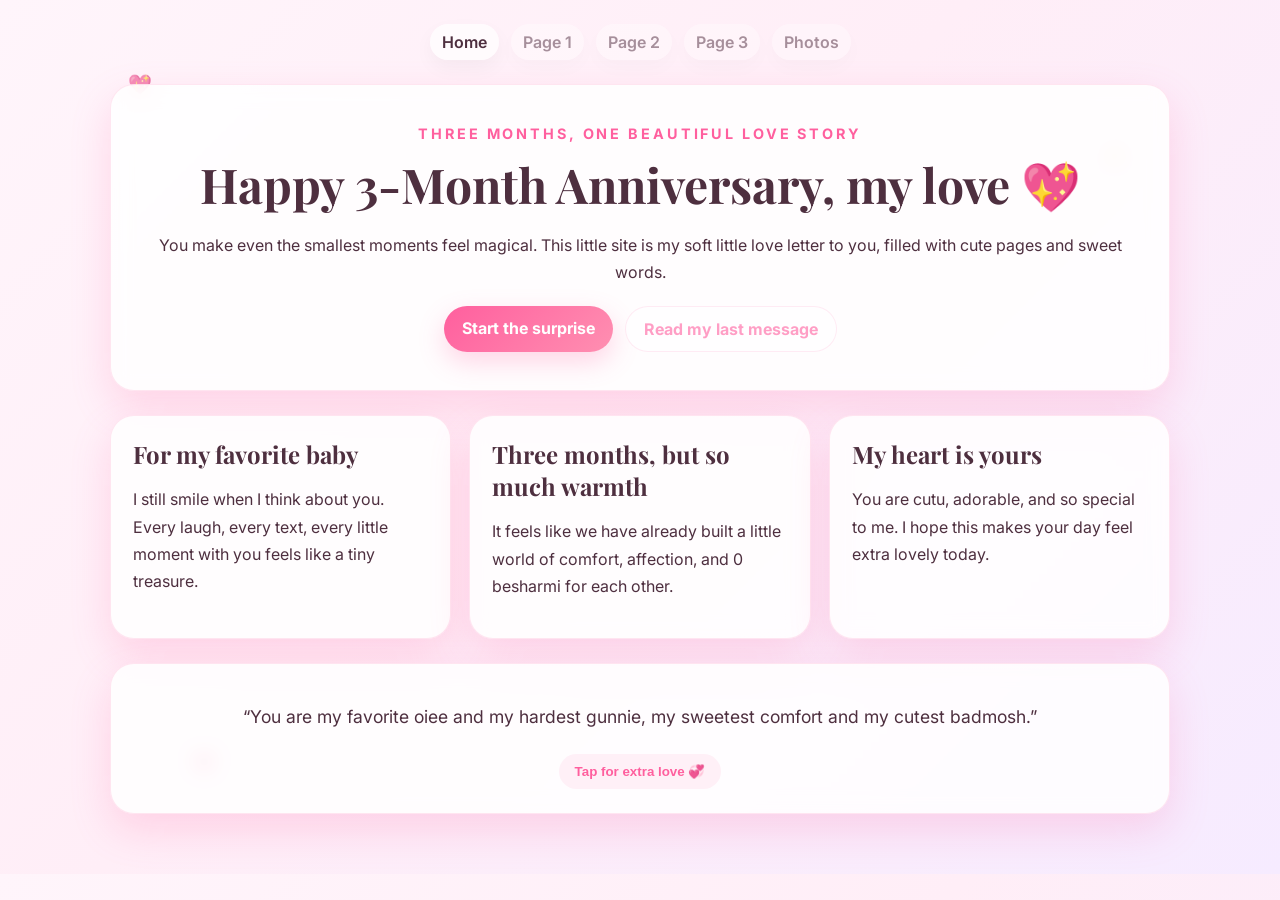
<file: index.html>
<!DOCTYPE html>
<html lang="en">
  <head>
    <meta charset="UTF-8" />
    <meta name="viewport" content="width=device-width, initial-scale=1.0" />
    <title>3 Months With You NISHUU :3</title>
    <link rel="preconnect" href="https://fonts.googleapis.com" />
    <link rel="preconnect" href="https://fonts.gstatic.com" crossorigin />
    <link
      href="https://fonts.googleapis.com/css2?family=Playfair+Display:wght@600;700&family=Inter:wght@400;500;600&display=swap"
      rel="stylesheet"
    />
    <link rel="stylesheet" href="style.css" />
  </head>
  <body>
    <div class="page-shell">
      <div class="sparkles" aria-hidden="true">
        <span>💖</span>
        <span>✨</span>
        <span>💗</span>
      </div>
      <nav class="top-nav reveal-up">
        <a href="index.html">Home</a>
        <span class="nav-disabled">Page 1</span>
        <span class="nav-disabled">Page 2</span>
        <span class="nav-disabled">Page 3</span>
        <span class="nav-disabled">Photos</span>
      </nav>

      <header class="hero reveal-up delay-1">
        <p class="eyebrow">Three months, one beautiful love story</p>
        <h1>Happy 3-Month Anniversary, my love 💖</h1>
        <p class="hero-copy">
          You make even the smallest moments feel magical. This little site is my soft little
          love letter to you, filled with cute pages and sweet words.
        </p>
        <div class="hero-actions">
          <a class="btn primary" href="page1.html">Start the surprise</a>
          <span class="btn secondary disabled-btn">Read my last message</span>
        </div>
      </header>

      <section class="card-grid">
        <article class="card reveal-up delay-2">
          <h2>For my favorite baby</h2>
          <p>
            I still smile when I think about you. Every laugh, every text, every little moment
            with you feels like a tiny treasure.
          </p>
        </article>
        <article class="card reveal-up delay-3">
          <h2>Three months, but so much warmth</h2>
          <p>
            It feels like we have already built a little world of comfort, affection, and 0 besharmi for each other.
          </p>
        </article>
        <article class="card reveal-up delay-4">
          <h2>My heart is yours</h2>
          <p>
            You are cutu, adorable, and so special to me. I hope this makes your day feel extra
            lovely today.
          </p>
        </article>
      </section>

      <section class="message-bubble reveal-up delay-5">
        <p>“You are my favorite oiee and my hardest gunnie, my sweetest comfort and my cutest badmosh.”</p>
        <button class="heart-button" type="button">Tap for extra love 💞</button>
      </section>
    </div>

    <script src="script.js"></script>
  </body>
</html>
</file>
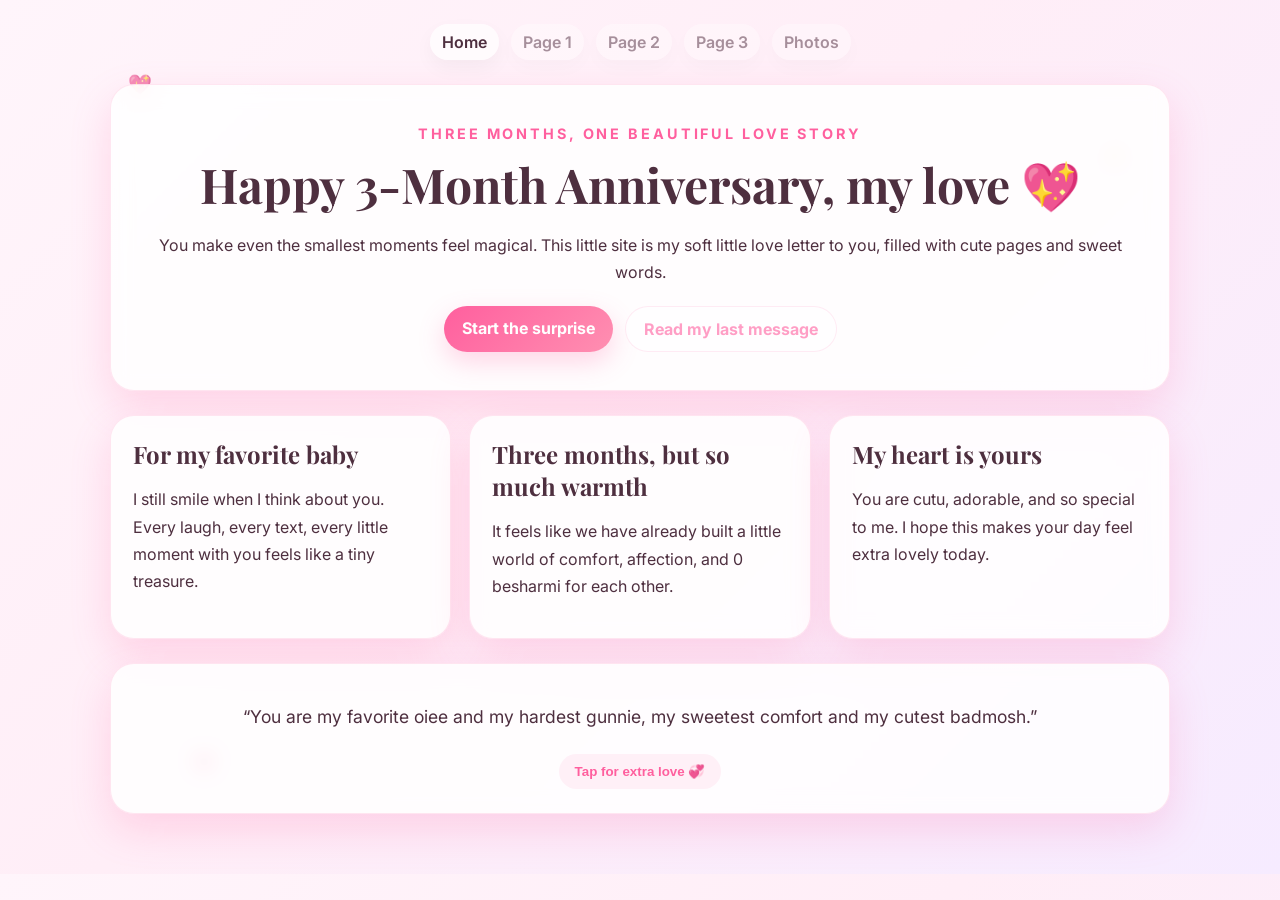
<file: gallery.html>
<!DOCTYPE html>
<html lang="en">
  <head>
    <meta charset="UTF-8" />
    <meta name="viewport" content="width=device-width, initial-scale=1.0" />
    <title>Our Photos</title>
    <link rel="stylesheet" href="style.css" />
  </head>
  <body>
    <div class="page-shell">
      <nav class="top-nav">
        <a href="index.html">Home</a>
        <a href="page1.html">Page 1</a>
        <a href="page2.html">Page 2</a>
        <a href="page3.html">Page 3</a>
        <a href="gallery.html?from=nav">Photos</a>
      </nav>

      <section class="page-card">
        <p class="eyebrow">Our little memory lane</p>
        <h1>Some photos of us together</h1>
        <p>
          My love for you is filled with so many sweet memories, and these photos are just a few of the moments that make my heart happy. I hope they bring a smile to your face as they do to mine.
        </p>

        <div class="hero-actions" style="margin-top: 18px; margin-bottom: 18px;">
          <a class="btn primary" href="prank.html">One last surprise</a>
        </div>

        <div class="gallery-grid">
          <div class="gallery-item">
            <img src="images/photo1.jpeg" alt="Our first photo together" />
          </div>
          <div class="gallery-item">
            <img src="images/photo2.jpeg" alt="A sweet photo of us" />
          </div>
          <div class="gallery-item">
            <img src="images/photo3.jpeg" alt="Another cute memory" />
          </div>
          <div class="gallery-item">
            <img src="images/photo4.jpeg" alt="More lovely moments together" />
          </div>
        </div>
      </section>
    </div>

    <script src="script.js"></script>
    <script>
      const params = new URLSearchParams(window.location.search);
      const isDirectOpen = !params.has('from') && window.location.pathname.toLowerCase().endsWith('gallery.html');
      if (isDirectOpen) {
        window.location.replace('index.html');
      }
    </script>
  </body>
</html>
</file>
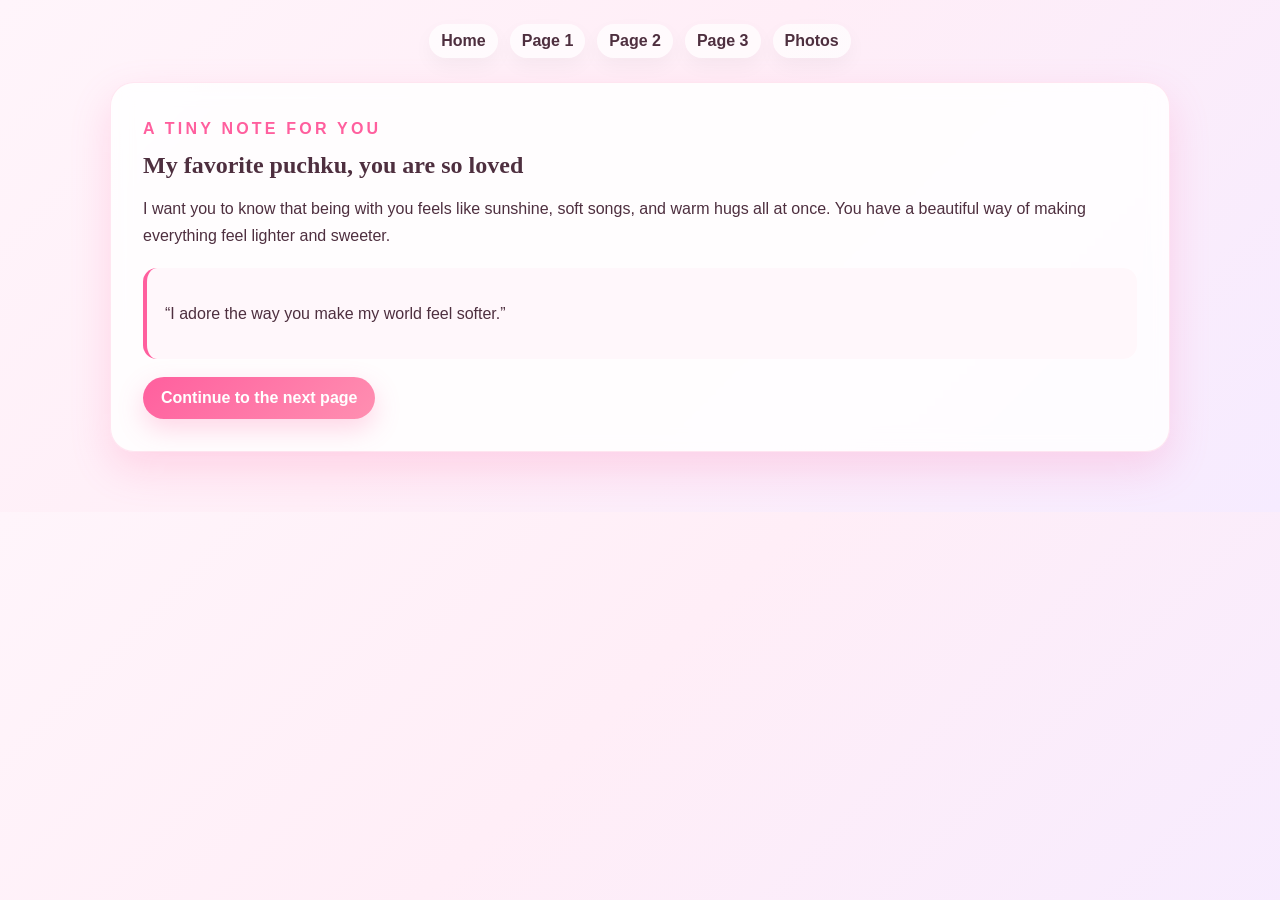
<file: page1.html>
<!DOCTYPE html>
<html lang="en">
  <head>
    <meta charset="UTF-8" />
    <meta name="viewport" content="width=device-width, initial-scale=1.0" />
    <title>Page 1 - My Jaanu</title>
    <link rel="stylesheet" href="style.css" />
  </head>
  <body>
    <div class="page-shell">
      <nav class="top-nav">
        <a href="index.html">Home</a>
        <a href="page1.html">Page 1</a>
        <a href="page2.html">Page 2</a>
        <a href="page3.html">Page 3</a>
        <a href="gallery.html?from=page1">Photos</a>
      </nav>

      <section class="page-card">
        <p class="eyebrow">A tiny note for you</p>
        <h1>My favorite puchku, you are so loved</h1>
        <p>
          I want you to know that being with you feels like sunshine, soft songs, and warm hugs all at once.
          You have a beautiful way of making everything feel lighter and sweeter.
        </p>
        <div class="quote-box">
          <p>“I adore the way you make my world feel softer.”</p>
        </div>
        <a class="btn primary" href="page2.html">Continue to the next page</a>
      </section>
    </div>

    <script src="script.js"></script>
  </body>
</html>
</file>
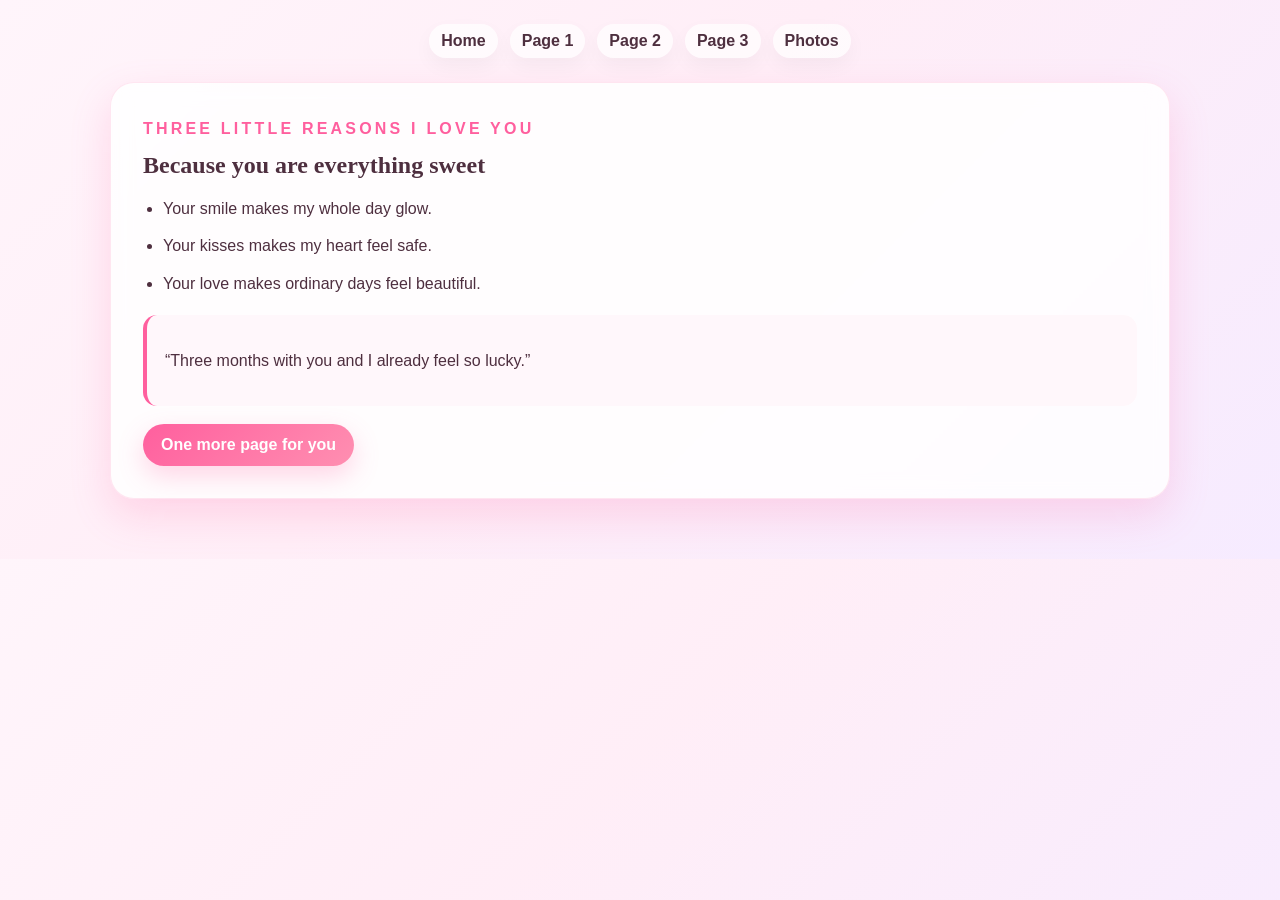
<file: page2.html>
<!DOCTYPE html>
<html lang="en">
  <head>
    <meta charset="UTF-8" />
    <meta name="viewport" content="width=device-width, initial-scale=1.0" />
    <title>Page 2 - Three Sweet Reasons</title>
    <link rel="stylesheet" href="style.css" />
  </head>
  <body>
    <div class="page-shell">
      <nav class="top-nav">
        <a href="index.html">Home</a>
        <a href="page1.html">Page 1</a>
        <a href="page2.html">Page 2</a>
        <a href="page3.html">Page 3</a>
        <a href="gallery.html?from=page2">Photos</a>
      </nav>

      <section class="page-card">
        <p class="eyebrow">Three little reasons I love you</p>
        <h1>Because you are everything sweet</h1>
        <ul class="reason-list">
          <li>Your smile makes my whole day glow.</li>
          <li>Your kisses makes my heart feel safe.</li>
          <li>Your love makes ordinary days feel beautiful.</li>
        </ul>
        <div class="quote-box">
          <p>“Three months with you and I already feel so lucky.”</p>
        </div>
        <a class="btn primary" href="page3.html">One more page for you</a>
      </section>
    </div>

    <script src="script.js"></script>
  </body>
</html>
</file>
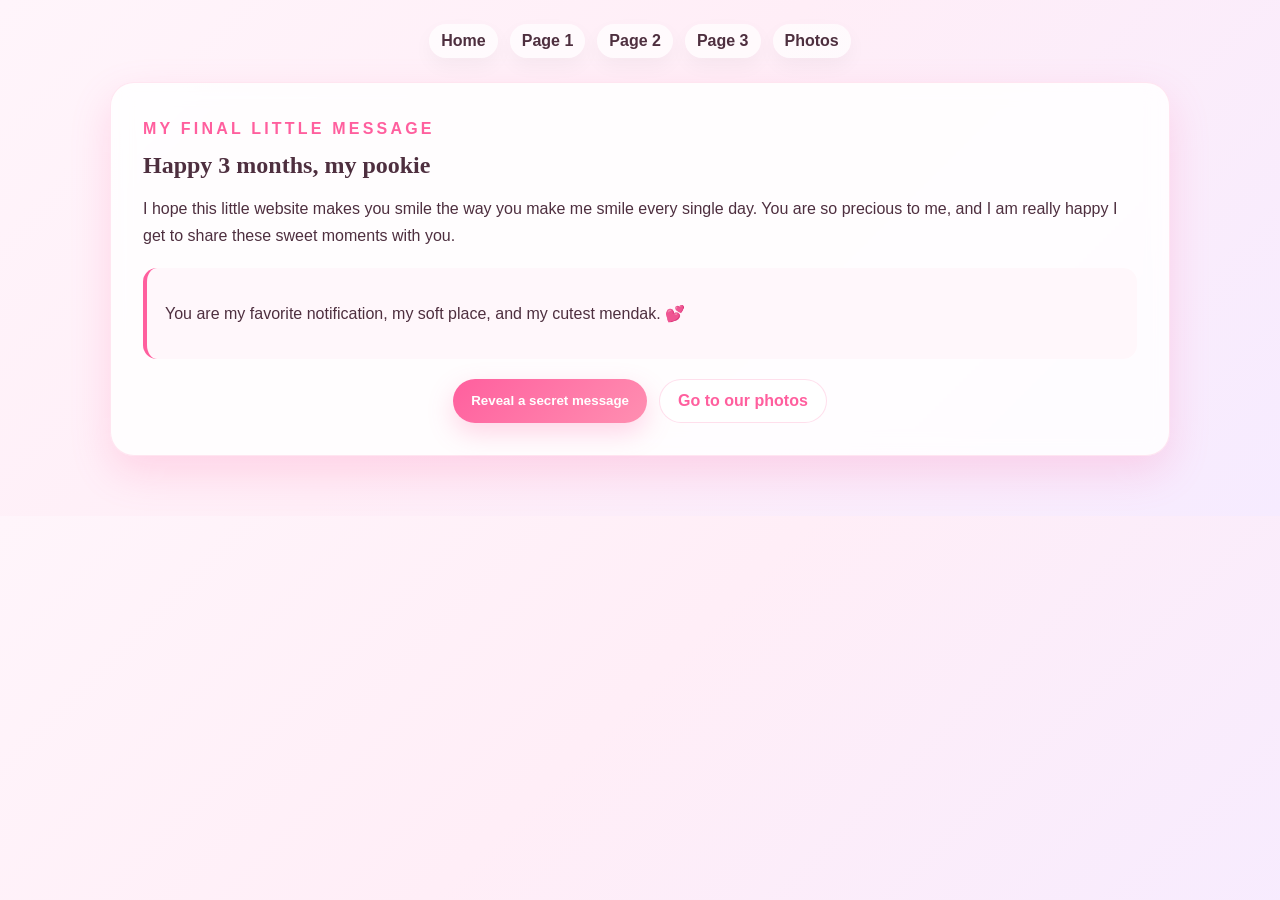
<file: page3.html>
<!DOCTYPE html>
<html lang="en">
  <head>
    <meta charset="UTF-8" />
    <meta name="viewport" content="width=device-width, initial-scale=1.0" />
    <title>Page 3 - Forever Yours</title>
    <link rel="stylesheet" href="style.css" />
  </head>
  <body>
    <div class="page-shell">
      <nav class="top-nav">
        <a href="index.html">Home</a>
        <a href="page1.html">Page 1</a>
        <a href="page2.html">Page 2</a>
        <a href="page3.html">Page 3</a>
        <a href="gallery.html">Photos</a>
      </nav>

      <section class="page-card">
        <p class="eyebrow">My final little message</p>
        <h1>Happy 3 months, my pookie</h1>
        <p>
          I hope this little website makes you smile the way you make me smile every single day. You are so precious to me,
          and I am really happy I get to share these sweet moments with you.
        </p>
        <div class="quote-box reveal-box">
          <p id="secretMessage">You are my favorite notification, my soft place, and my cutest mendak. 💕</p>
        </div>
        <div class="hero-actions">
          <button class="btn primary reveal-button" type="button">Reveal a secret message</button>
          <a class="btn secondary" href="gallery.html?from=page3">Go to our photos</a>
        </div>
      </section>
    </div>

    <script src="script.js"></script>
  </body>
</html>
</file>
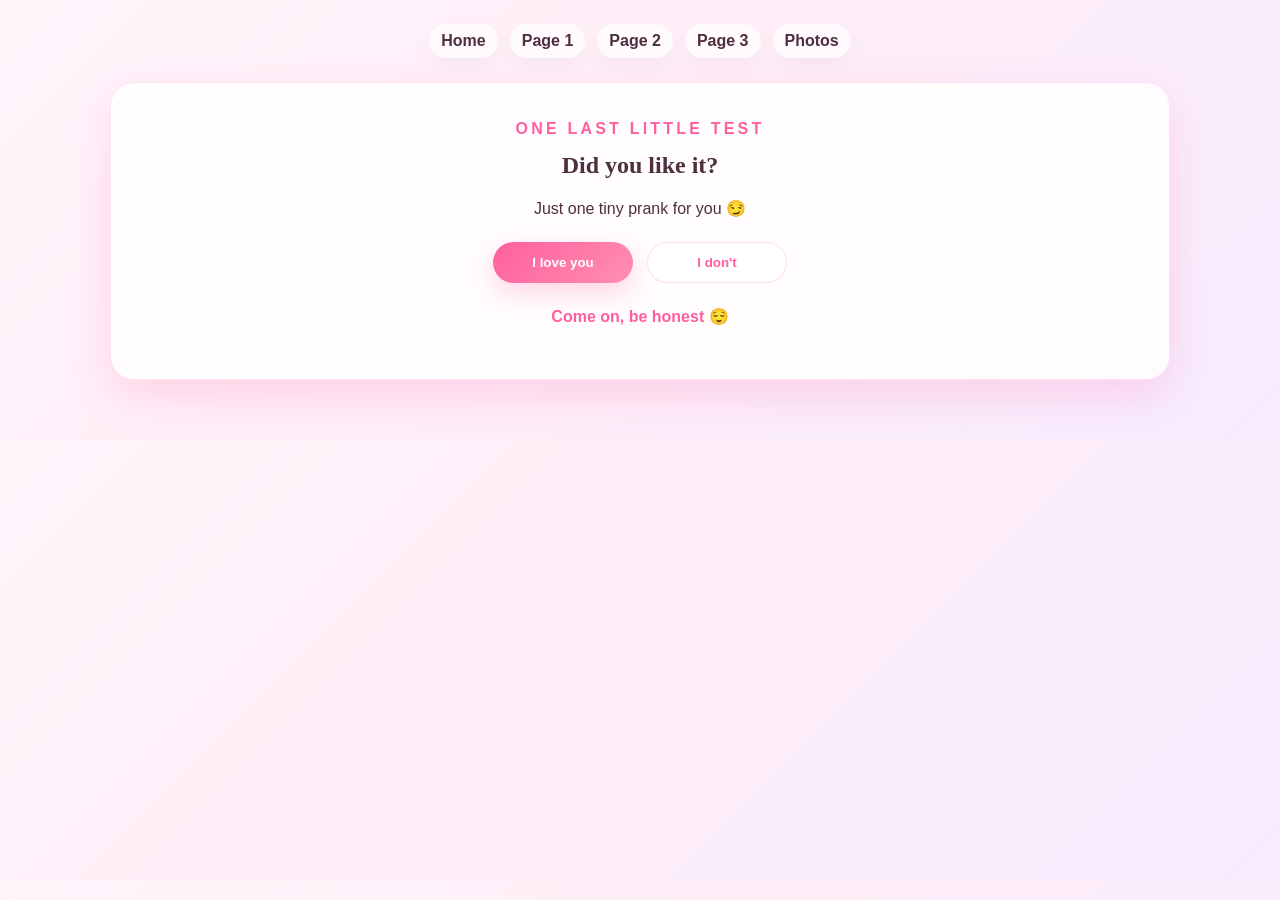
<file: prank.html>
<!DOCTYPE html>
<html lang="en">
  <head>
    <meta charset="UTF-8" />
    <meta name="viewport" content="width=device-width, initial-scale=1.0" />
    <title>One Last Surprise</title>
    <link rel="stylesheet" href="style.css" />
  </head>
  <body>
    <div class="page-shell">
      <nav class="top-nav">
        <a href="index.html">Home</a>
        <a href="page1.html">Page 1</a>
        <a href="page2.html">Page 2</a>
        <a href="page3.html">Page 3</a>
        <a href="gallery.html?from=prank">Photos</a>
      </nav>

      <section class="page-card prank-card">
        <p class="eyebrow">One last little test</p>
        <h1>Did you like it?</h1>
        <p class="prank-text">Just one tiny prank for you 😏</p>

        <div class="prank-buttons">
          <button id="loveBtn" class="btn primary prank-btn">I love you</button>
          <button id="dontBtn" class="btn secondary prank-btn">I don't</button>
        </div>

        <p id="prankMessage" class="prank-message">Come on, be honest 😌</p>
        <div id="teddyScene" class="teddy-scene" aria-hidden="true">
          <div class="teddy-bear">🧸</div>
          <div class="heart-float">💖</div>
        </div>
      </section>
    </div>

    <script src="script.js"></script>
    <script>
      const loveBtn = document.getElementById('loveBtn');
      const dontBtn = document.getElementById('dontBtn');
      const prankMessage = document.getElementById('prankMessage');
      const teddyScene = document.getElementById('teddyScene');
      let size = 1;

      if (dontBtn) {
        dontBtn.addEventListener('click', () => {
          size += 0.08;
          loveBtn.style.transform = `scale(${size})`;
          loveBtn.style.transition = 'transform 0.2s ease';
          prankMessage.textContent = 'Nope, try again 😝';
        });
      }

      if (loveBtn) {
        loveBtn.addEventListener('click', () => {
          loveBtn.style.transform = 'scale(1)';
          prankMessage.textContent = 'Aww, I love you too, my pookie 💕';
          teddyScene.classList.add('show');
          dontBtn.textContent = 'Okay fine, I do';
        });
      }
    </script>
  </body>
</html>
</file>
<file: style.css>
:root {
  --pink: #ff5f9e;
  --rose: #ff8fb1;
  --lavender: #d9b8ff;
  --cream: #fff8fc;
  --text: #4e2f3f;
  --shadow: rgba(255, 95, 158, 0.2);
}

* {
  box-sizing: border-box;
}

body {
  margin: 0;
  font-family: 'Inter', sans-serif;
  color: var(--text);
  background: linear-gradient(135deg, #fff5fb 0%, #ffeef7 45%, #f6ebff 100%);
  overflow-x: hidden;
}

.sparkles {
  position: fixed;
  inset: 0;
  pointer-events: none;
  z-index: 0;
}

.sparkles span {
  position: absolute;
  display: inline-block;
  font-size: 1.2rem;
  animation: drift 4s ease-in-out infinite;
  opacity: 0.65;
}

.sparkles span:nth-child(1) { top: 8%; left: 10%; animation-delay: 0s; }
.sparkles span:nth-child(2) { top: 16%; right: 12%; animation-delay: 1s; }
.sparkles span:nth-child(3) { bottom: 14%; left: 15%; animation-delay: 2s; }

@keyframes drift {
  0%, 100% {
    transform: translateY(0) rotate(0deg);
    opacity: 0.5;
  }
  50% {
    transform: translateY(-16px) rotate(8deg);
    opacity: 1;
  }
}

.page-shell {
  max-width: 1100px;
  margin: 0 auto;
  padding: 24px 20px 60px;
  position: relative;
  z-index: 1;
}

.top-nav {
  display: flex;
  justify-content: center;
  gap: 12px;
  flex-wrap: wrap;
  margin-bottom: 24px;
}

.top-nav a,
.top-nav span {
  text-decoration: none;
  color: var(--text);
  font-weight: 600;
  padding: 8px 12px;
  border-radius: 999px;
  background: rgba(255, 255, 255, 0.7);
  box-shadow: 0 8px 20px rgba(0, 0, 0, 0.04);
}

.top-nav .nav-disabled {
  opacity: 0.5;
  cursor: not-allowed;
}

.disabled-btn {
  opacity: 0.6;
  pointer-events: none;
}

.hero,
.page-card,
.card,
.message-bubble {
  background: rgba(255, 255, 255, 0.85);
  border: 1px solid rgba(255, 95, 158, 0.15);
  border-radius: 24px;
  box-shadow: 0 16px 40px var(--shadow);
  backdrop-filter: blur(10px);
}

.hero {
  padding: 38px;
  text-align: center;
}

.reveal-up {
  opacity: 0;
  transform: translateY(20px);
  animation: revealUp 0.8s ease forwards;
}

.delay-1 { animation-delay: 0.1s; }
.delay-2 { animation-delay: 0.2s; }
.delay-3 { animation-delay: 0.3s; }
.delay-4 { animation-delay: 0.4s; }
.delay-5 { animation-delay: 0.5s; }

@keyframes revealUp {
  from {
    opacity: 0;
    transform: translateY(20px);
  }
  to {
    opacity: 1;
    transform: translateY(0);
  }
}

.eyebrow {
  display: inline-block;
  margin: 0 0 10px;
  font-size: 0.9rem;
  letter-spacing: 0.2em;
  text-transform: uppercase;
  color: var(--pink);
  font-weight: 700;
}

h1,
h2 {
  font-family: 'Playfair Display', serif;
  margin: 0 0 12px;
}

.hero h1 {
  font-size: clamp(2rem, 4vw, 3rem);
}

.hero-copy,
.page-card p,
.card p,
.reason-list li {
  line-height: 1.7;
  font-size: 1rem;
}

.hero-actions {
  display: flex;
  justify-content: center;
  gap: 12px;
  flex-wrap: wrap;
  margin-top: 20px;
}

.btn {
  display: inline-block;
  padding: 12px 18px;
  border-radius: 999px;
  text-decoration: none;
  font-weight: 700;
  border: none;
  cursor: pointer;
  transition: transform 0.2s ease, box-shadow 0.2s ease;
}

.btn:hover {
  transform: translateY(-2px);
}

.btn.primary {
  background: linear-gradient(135deg, var(--pink), var(--rose));
  color: white;
  box-shadow: 0 10px 26px rgba(255, 95, 158, 0.25);
}

.btn.secondary {
  background: white;
  color: var(--pink);
  border: 1px solid rgba(255, 95, 158, 0.2);
}

.card-grid {
  display: grid;
  gap: 18px;
  grid-template-columns: repeat(auto-fit, minmax(240px, 1fr));
  margin: 24px 0;
}

.card {
  padding: 22px;
}

.message-bubble {
  padding: 24px;
  text-align: center;
  font-size: 1.1rem;
}

.heart-button {
  margin-top: 10px;
  padding: 10px 16px;
  border: none;
  border-radius: 999px;
  background: #fff0f7;
  color: var(--pink);
  font-weight: 700;
  cursor: pointer;
}

.page-card {
  padding: 32px;
}

.quote-box {
  margin: 18px 0;
  padding: 16px 18px;
  border-left: 4px solid var(--pink);
  background: #fff7fb;
  border-radius: 14px;
}

.reason-list {
  padding-left: 20px;
}

.reason-list li {
  margin-bottom: 10px;
}

.gallery-grid {
  display: grid;
  grid-template-columns: repeat(auto-fit, minmax(200px, 1fr));
  gap: 16px;
  margin-top: 20px;
}

.gallery-item {
  background: linear-gradient(135deg, #fff4fa, #f9ebff);
  border: 1px solid rgba(255, 95, 158, 0.15);
  border-radius: 18px;
  padding: 12px;
  min-height: 220px;
  display: flex;
  align-items: center;
  justify-content: center;
  overflow: hidden;
}

.gallery-item img {
  width: 100%;
  height: 100%;
  max-height: 220px;
  object-fit: cover;
  border-radius: 12px;
  display: block;
}

.photo-placeholder {
  display: flex;
  align-items: center;
  justify-content: center;
  width: 100%;
  height: 100%;
  border-radius: 12px;
  background: rgba(255, 255, 255, 0.8);
  color: var(--pink);
  font-weight: 700;
  text-align: center;
}

.reveal-box {
  min-height: 70px;
}

.prank-card {
  text-align: center;
}

.prank-text {
  margin-bottom: 20px;
}

.prank-buttons {
  display: flex;
  justify-content: center;
  gap: 14px;
  flex-wrap: wrap;
  margin: 20px 0;
}

.prank-btn {
  min-width: 140px;
}

.prank-message {
  margin-top: 16px;
  font-weight: 600;
  color: var(--pink);
}

.teddy-scene {
  display: none;
  margin-top: 18px;
  text-align: center;
}

.teddy-scene.show {
  display: block;
  animation: teddyPop 0.8s ease;
}

.teddy-bear {
  font-size: 4rem;
  animation: bounce 1s infinite alternate;
}

.heart-float {
  display: inline-block;
  margin-top: 8px;
  font-size: 1.4rem;
  animation: floatUp 1.2s ease infinite;
}

@keyframes teddyPop {
  0% { opacity: 0; transform: scale(0.8); }
  100% { opacity: 1; transform: scale(1); }
}

@keyframes bounce {
  from { transform: translateY(0); }
  to { transform: translateY(-8px); }
}

.reveal-box.hidden p {
  opacity: 0.4;
}

.heart-pop {
  position: fixed;
  pointer-events: none;
  font-size: 1.4rem;
  animation: floatUp 1.2s ease-out forwards;
  z-index: 999;
}

@keyframes floatUp {
  0% {
    opacity: 1;
    transform: translateY(0) scale(0.8);
  }
  100% {
    opacity: 0;
    transform: translateY(-90px) scale(1.3);
  }
}
</file>
